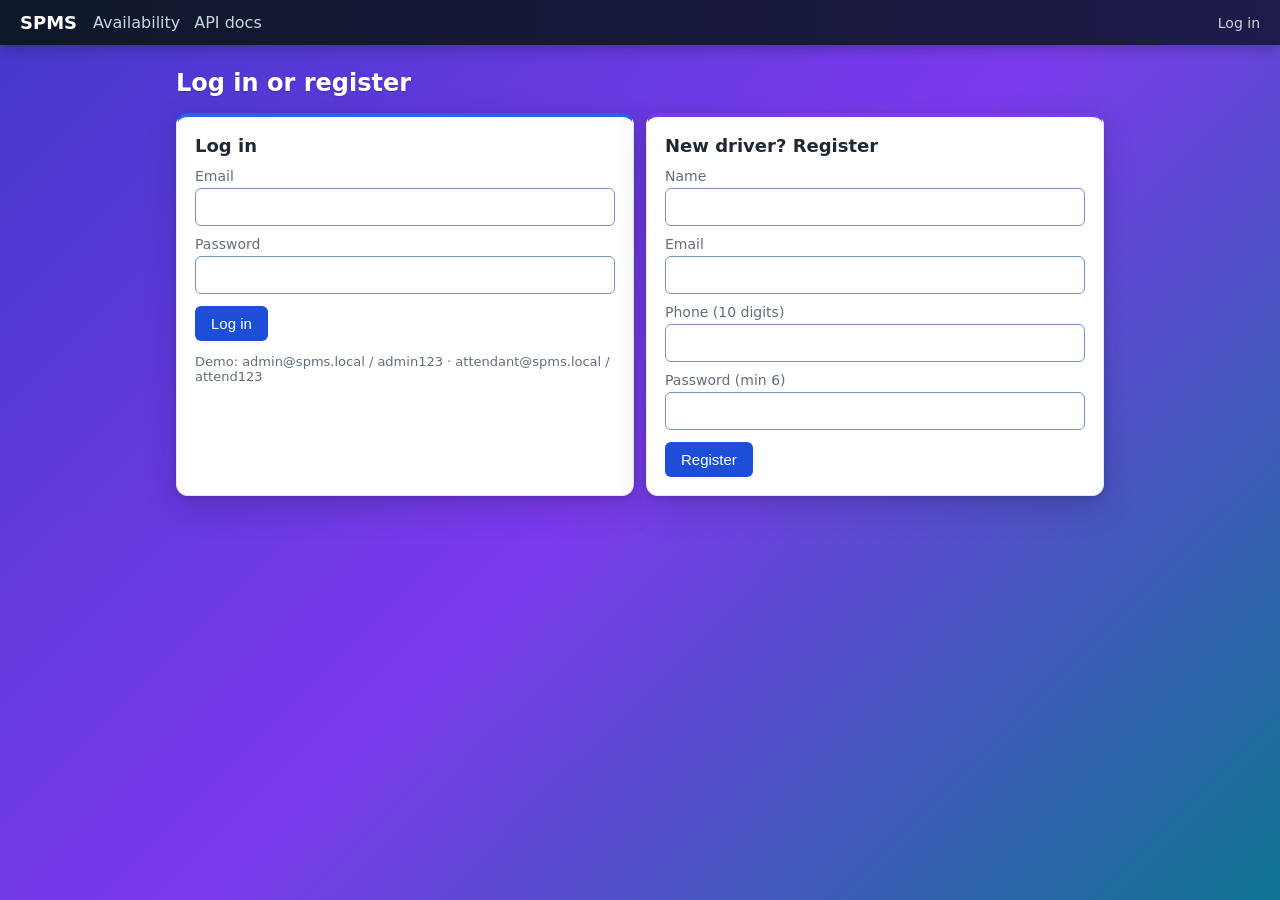
<file: backend/static/admin.html>
<!doctype html>
<html lang="en">
<head>
  <meta charset="utf-8">
  <meta name="viewport" content="width=device-width, initial-scale=1">
  <title>SPMS · Admin</title>
  <link rel="stylesheet" href="style.css">
</head>
<body>
<header></header>
<main>
  <h1>Admin: lots, levels and slots</h1>
  <div class="row">
    <form class="card accent-blue" id="lotForm">
      <h2>New parking lot</h2>
      <label for="lname">Name</label><input id="lname" required>
      <label for="laddr">Address</label><input id="laddr">
      <button type="submit">Create lot</button>
      <div class="msg" id="lotMsg" role="status"></div>
    </form>
    <form class="card accent-green" id="levelForm">
      <h2>Add level</h2>
      <label for="lot">Lot</label><select id="lot"></select>
      <label for="floor">Floor number</label><input id="floor" type="number" value="0" required>
      <label for="lvname">Level name</label><input id="lvname" value="Ground" required>
      <button type="submit">Add level</button>
      <div class="msg" id="levelMsg" role="status"></div>
    </form>
    <form class="card accent-violet" id="slotForm">
      <h2>Add slots</h2>
      <label for="level">Level</label><select id="level"></select>
      <label for="stype">Slot type</label>
      <select id="stype">
        <option value="FOUR_WHEELER">Car</option><option value="TWO_WHEELER">Two-wheeler</option>
        <option value="EV">EV</option><option value="ACCESSIBLE">Accessible</option>
      </select>
      <div class="row">
        <div><label for="count">How many</label><input id="count" type="number" value="5" min="1" required></div>
        <div><label for="prefix">Code prefix</label><input id="prefix" value="A" required></div>
      </div>
      <button type="submit">Add slots</button>
      <div class="msg" id="slotMsg" role="status"></div>
    </form>
  </div>
  <div class="card">
    <h2>Slots in this lot</h2>
    <p class="muted">Use a slot's button to start maintenance (the slot is never allocated) or reopen it.</p>
    <div class="slots" id="slots"></div>
  </div>
</main>
<script src="app.js"></script>
<script>
if (SPMS.requireRole(["ADMIN"])) {
  SPMS.header("admin.html");
  const lotSel = document.getElementById("lot"), levelSel = document.getElementById("level");

  async function loadLots(selectId) {
    await SPMS.fillLots(lotSel);
    if (selectId) lotSel.value = selectId;
    await loadLot();
  }
  async function loadLot() {
    if (!lotSel.value) { levelSel.innerHTML = ""; document.getElementById("slots").innerHTML = ""; return; }
    const levels = await SPMS.api(`/api/v1/lots/${lotSel.value}/levels`);
    levelSel.innerHTML = levels.map(l => `<option value="${Number(l.id)}">${SPMS.esc(l.name)} (floor ${Number(l.floor_no)})</option>`).join("");
    const slots = await SPMS.api(`/api/v1/lots/${lotSel.value}/slots`);
    document.getElementById("slots").innerHTML = slots.map(s => `<div class="slot"><b>${SPMS.esc(s.code)}</b>${SPMS.esc(s.slot_type.replace("_", " "))}<br>
      <span class="pill ${SPMS.esc(s.status)}">${SPMS.esc(s.status)}</span><br>
      <button type="button" class="secondary" data-id="${Number(s.id)}" data-m="${s.status !== "MAINTENANCE"}">${s.status === "MAINTENANCE" ? "Reopen slot" : "Start maintenance"}</button></div>`).join("")
      || `<p class="muted">No slots yet.</p>`;
  }
  lotSel.onchange = loadLot;
  document.getElementById("slots").onclick = async (e) => {
    const b = e.target.closest("button[data-id]");
    if (!b) return;
    try {
      await SPMS.api(`/api/v1/slots/${b.dataset.id}/maintenance`, { method: "PATCH",
        body: JSON.stringify({ under_maintenance: b.dataset.m === "true" }) });
      loadLot();
    } catch (err) { alert(err.message); }
  };

  document.getElementById("lotForm").onsubmit = async (e) => {
    e.preventDefault();
    const msg = document.getElementById("lotMsg");
    try {
      const lot = await SPMS.api("/api/v1/lots", { method: "POST", body: JSON.stringify({
        name: document.getElementById("lname").value, address: document.getElementById("laddr").value }) });
      SPMS.show(msg, `Created "${lot.name}"`, true); e.target.reset(); loadLots(lot.id);
    } catch (err) { SPMS.show(msg, err.message, false); }
  };
  document.getElementById("levelForm").onsubmit = async (e) => {
    e.preventDefault();
    const msg = document.getElementById("levelMsg");
    try {
      await SPMS.api(`/api/v1/lots/${lotSel.value}/levels`, { method: "POST", body: JSON.stringify({
        floor_no: Number(document.getElementById("floor").value), name: document.getElementById("lvname").value }) });
      SPMS.show(msg, "Level added", true); loadLot();
    } catch (err) { SPMS.show(msg, err.message, false); }
  };
  document.getElementById("slotForm").onsubmit = async (e) => {
    e.preventDefault();
    const msg = document.getElementById("slotMsg");
    try {
      const made = await SPMS.api(`/api/v1/lots/${lotSel.value}/slots`, { method: "POST", body: JSON.stringify({
        level_id: Number(levelSel.value), slot_type: document.getElementById("stype").value,
        count: Number(document.getElementById("count").value), prefix: document.getElementById("prefix").value }) });
      SPMS.show(msg, `Added ${made.length} slots (${made[0].code} … ${made[made.length - 1].code})`, true); loadLot();
    } catch (err) { SPMS.show(msg, err.message, false); }
  };
  loadLots();
}
</script>
</body>
</html>
</file>
<file: backend/static/style.css>
:root {
  --bg: #f5f7fa; --card: #ffffff; --text: #1f2933; --muted: #616e7c; --line: #d9e2ec;
  --brand: #1d4ed8; --ok: #166534; --warn: #92400e; --bad: #b91c1c;
  --field: #7697bb;  /* form field border: 3.04:1 on white (WCAG 1.4.11) */
  --focus: #b45309;  /* focus ring: 5.0:1 on white cards and the page tint */
  --brand-dark: #1e40af;
  --ease-out: cubic-bezier(0.23, 1, 0.32, 1);
}
* { box-sizing: border-box; }
body { margin: 0; font-family: system-ui, -apple-system, "Segoe UI", Roboto, sans-serif; color: var(--text);
       background: #4338ca linear-gradient(135deg, #4338ca 0%, #7c3aed 50%, #0e7490 100%); min-height: 100vh; }
header { background: #0f172a linear-gradient(90deg, #0f172a 0%, #1e1b4b 100%); color: #fff; box-shadow: 0 2px 14px rgba(15, 23, 42, .35); padding: 12px 20px; display: flex; align-items: center; gap: 16px; flex-wrap: wrap; }
header .brand { font-weight: 700; font-size: 18px; }
header nav { display: flex; gap: 14px; flex: 1; flex-wrap: wrap; }
header a { color: #cbd5e1; text-decoration: none; }
header a:hover, header a.active { color: #fff; }
#who { font-size: 14px; color: #cbd5e1; }
main { max-width: 960px; margin: 24px auto; padding: 0 16px; }
h1 { font-size: 24px; margin: 0 0 16px; }
h2 { font-size: 18px; margin: 0 0 12px; }
.card { background: var(--card); border: 1px solid #e3e8f0; border-radius: 12px; padding: 18px; margin-bottom: 18px;
        box-shadow: 0 1px 2px rgba(15, 23, 42, .04), 0 6px 18px rgba(15, 23, 42, .05); }
.grid { display: grid; grid-template-columns: repeat(auto-fit, minmax(170px, 1fr)); gap: 12px; }
.stat { background: var(--card); border: 1px solid #e3e8f0; border-radius: 12px; padding: 14px; border-left: 4px solid #94a3b8;
        box-shadow: 0 1px 2px rgba(15, 23, 42, .04); }
.stat .label { color: var(--muted); font-size: 13px; }
.stat .value { font-size: 30px; font-weight: 700; margin-top: 4px; }
.stat .value.zero { color: var(--bad); }
label { display: block; font-size: 14px; margin: 10px 0 4px; color: var(--muted); }
input, select { width: 100%; padding: 9px 10px; border: 1px solid var(--field); border-radius: 6px; font-size: 16px; }  /* 16px: no iOS zoom */
button { margin-top: 12px; padding: 9px 16px; border: 0; border-radius: 6px; background: var(--brand); color: #fff; font-size: 15px; cursor: pointer; }
button.secondary { background: #475569; }
button:disabled { opacity: .6; cursor: default; }
.row { display: flex; gap: 12px; flex-wrap: wrap; }
.row > * { flex: 1; min-width: 180px; }
.msg { margin-top: 12px; padding: 10px; border-radius: 6px; display: none; }
.msg.ok { display: block; background: #dcfce7; color: var(--ok); }
.msg.err { display: block; background: #fee2e2; color: var(--bad); }
table { width: 100%; border-collapse: collapse; font-size: 14px; }
th, td { text-align: left; padding: 8px; border-bottom: 1px solid var(--line); }
.pill { padding: 2px 8px; border-radius: 999px; font-size: 12px; font-weight: 600; }
.pill.FREE { background: #dcfce7; color: var(--ok); }
.pill.OCCUPIED { background: #fee2e2; color: var(--bad); }
.pill.RESERVED { background: #fef3c7; color: var(--warn); }
.pill.MAINTENANCE { background: #e2e8f0; color: #334155; }
.muted { color: var(--muted); font-size: 13px; }
.slots { display: grid; grid-template-columns: repeat(auto-fill, minmax(92px, 1fr)); gap: 8px; }
.slot { border: 1px solid var(--line); border-radius: 8px; padding: 8px; font-size: 13px; background: #fff; }
.slot b { display: block; }
.slot button { margin-top: 6px; padding: 4px 8px; font-size: 12px; }

/* Sprint 2: driver pages, dashboard, accessibility (NF-004) */
a { color: var(--brand); }
:focus-visible { outline: 3px solid var(--focus); outline-offset: 2px; }
label.check { display: flex; gap: 8px; align-items: center; color: var(--text); }
label.check input { width: auto; }
button.small { margin-top: 0; padding: 5px 10px; font-size: 13px; }
button.danger { background: var(--bad); }
td.actions { white-space: nowrap; }
.table-wrap { overflow-x: auto; }
.pill.CONFIRMED, .pill.CHECKED_IN { background: #dbeafe; color: #1e3a8a; }
.pill.COMPLETED { background: #dcfce7; color: #14532d; }
.pill.CANCELLED, .pill.NO_SHOW { background: #e2e8f0; color: #334155; }
.qr { margin: 12px 0; }
.qr img { width: 220px; max-width: 100%; border: 1px solid var(--line); border-radius: 8px; background: #fff; }
.bars { display: flex; align-items: flex-end; gap: 4px; height: 160px; }
.bar { flex: 1; height: 100%; display: flex; flex-direction: column; justify-content: flex-end; align-items: center; }
.bar span { display: block; width: 100%; background: var(--brand); border-radius: 3px 3px 0 0; min-height: 2px; }
.bar small { color: var(--muted); font-size: 11px; height: 14px; }
@media (max-width: 600px) {
  main { margin: 16px auto; }
  .stat .value { font-size: 24px; }
  header { padding: 10px 16px; }
}
@media (max-width: 600px) {
  .card > table { display: block; overflow-x: auto; }  /* wide tables scroll inside the card, not the page */
}

/* accessibility review fixes */
.sr-only { position: absolute; width: 1px; height: 1px; padding: 0; margin: -1px; overflow: hidden; clip: rect(0 0 0 0); white-space: nowrap; border: 0; }
.skip { position: absolute; left: 8px; top: -48px; background: #fff; color: var(--brand); padding: 8px 12px; border-radius: 6px; z-index: 10; }
.skip:focus { top: 8px; }
@media (max-width: 600px) {
  header nav { order: 3; flex-basis: 100%; }  /* phones: menu gets its own row under the logo */
}
@media (max-width: 600px) {
  /* phones: each table row becomes a labelled card instead of a wide table */
  table.stack thead { position: absolute; width: 1px; height: 1px; overflow: hidden; clip: rect(0 0 0 0); }
  table.stack tr { display: block; padding: 10px 0; border-bottom: 1px solid var(--line); }
  table.stack td { display: flex; justify-content: space-between; gap: 12px; border: 0; padding: 3px 0; text-align: right; }
  table.stack td::before { content: attr(data-label); color: var(--muted); text-align: left; }
  table.stack td.actions { justify-content: flex-start; gap: 8px; padding-top: 8px; }
  table.stack td[colspan] { display: block; text-align: left; }
  table.stack td[colspan]::before { content: none; }
}

/* ---------- lively look (colour first, motion only where it helps) ---------- */
header :focus-visible { outline-color: #fbbf24; }  /* 9.6:1 on indigo, 10.7:1 on navy */
/* text sitting directly on the vibrant page gradient is white (>= 5.36:1 on every stop) */
main > h1, main > p, main > p.muted { color: #ffffff; }
main > h1 { text-shadow: 0 1px 2px rgba(15, 23, 42, .25); }
main > p a { color: #ffffff; }
main > .grid .stat { box-shadow: 0 2px 10px rgba(15, 23, 42, .18); }
main > .card, main > .row > .card, main > form.card { box-shadow: 0 2px 6px rgba(15, 23, 42, .12), 0 12px 32px rgba(15, 23, 42, .18); }
/* coloured accent stripe per form/card */
.card.accent-blue { border-top: 4px solid #2563eb; }
.card.accent-green { border-top: 4px solid #059669; }
.card.accent-amber { border-top: 4px solid #d97706; }
.card.accent-violet { border-top: 4px solid #7c3aed; }
/* availability tiles colour-coded by vehicle type */
.stat.t-TWO_WHEELER { background: #f3f0ff; border-left-color: #7c3aed; }
.stat.t-FOUR_WHEELER { background: #eff6ff; border-left-color: #2563eb; }
.stat.t-EV { background: #ecfdf5; border-left-color: #059669; }
.stat.t-ACCESSIBLE { background: #ecfeff; border-left-color: #0891b2; }
/* dashboard KPI tiles */
#kpis .stat:nth-child(1) { background: #ecfdf5; border-left-color: #059669; }
#kpis .stat:nth-child(2) { background: #eff6ff; border-left-color: #2563eb; }
#kpis .stat:nth-child(3) { background: #f3f0ff; border-left-color: #7c3aed; }
#kpis .stat:nth-child(4) { background: #ecfeff; border-left-color: #0891b2; }
#kpis .stat:nth-child(5) { background: #fffbeb; border-left-color: #d97706; }
#payBox { background: #fffbeb; border: 1px solid #fde68a; border-radius: 10px; padding: 12px; margin-top: 12px; }
#done { border-top: 4px solid #059669; }
#done h2 { color: #166534; }
.bar span { background: linear-gradient(180deg, #3b82f6, var(--brand)); }

/* hover only on devices that really hover */
@media (hover: hover) and (pointer: fine) {
  button:hover { background: var(--brand-dark); }
  button.secondary:hover { background: #334155; }
  button.danger:hover { background: #991b1b; }
  tbody tr:hover td { background: #f8fafc; }
  .slot:hover { border-color: #93c5fd; }
}

/* motion: transform + opacity only */
button { transition: transform 160ms var(--ease-out); }
button:active { transform: scale(0.97); }                         /* press feedback */
.msg, #payBox, #waiveBox, #qrBox, #receiptBtn {                    /* appear smoothly instead of popping in */
  transition: opacity 200ms var(--ease-out), transform 200ms var(--ease-out);
}
@starting-style {
  .msg.ok, .msg.err, #payBox, #waiveBox, #qrBox, #receiptBtn { opacity: 0; transform: translateY(-4px); }
}
#done { transition: opacity 320ms var(--ease-out), transform 320ms var(--ease-out); }  /* the booking moment */
@starting-style { #done { opacity: 0; transform: scale(0.97); } }
@keyframes count-changed { from { transform: scale(1.12); } to { transform: scale(1); } }
.stat .value { display: inline-block; }
.stat .value.changed { animation: count-changed 450ms var(--ease-out); }   /* live count just changed */

@media (prefers-reduced-motion: reduce) {
  button:active { transform: none; }
  .stat .value.changed { animation: none; }
  @starting-style {
    .msg.ok, .msg.err, #payBox, #waiveBox, #qrBox, #receiptBtn, #done { transform: none; }  /* keep a gentle fade only */
  }
}
</file>
